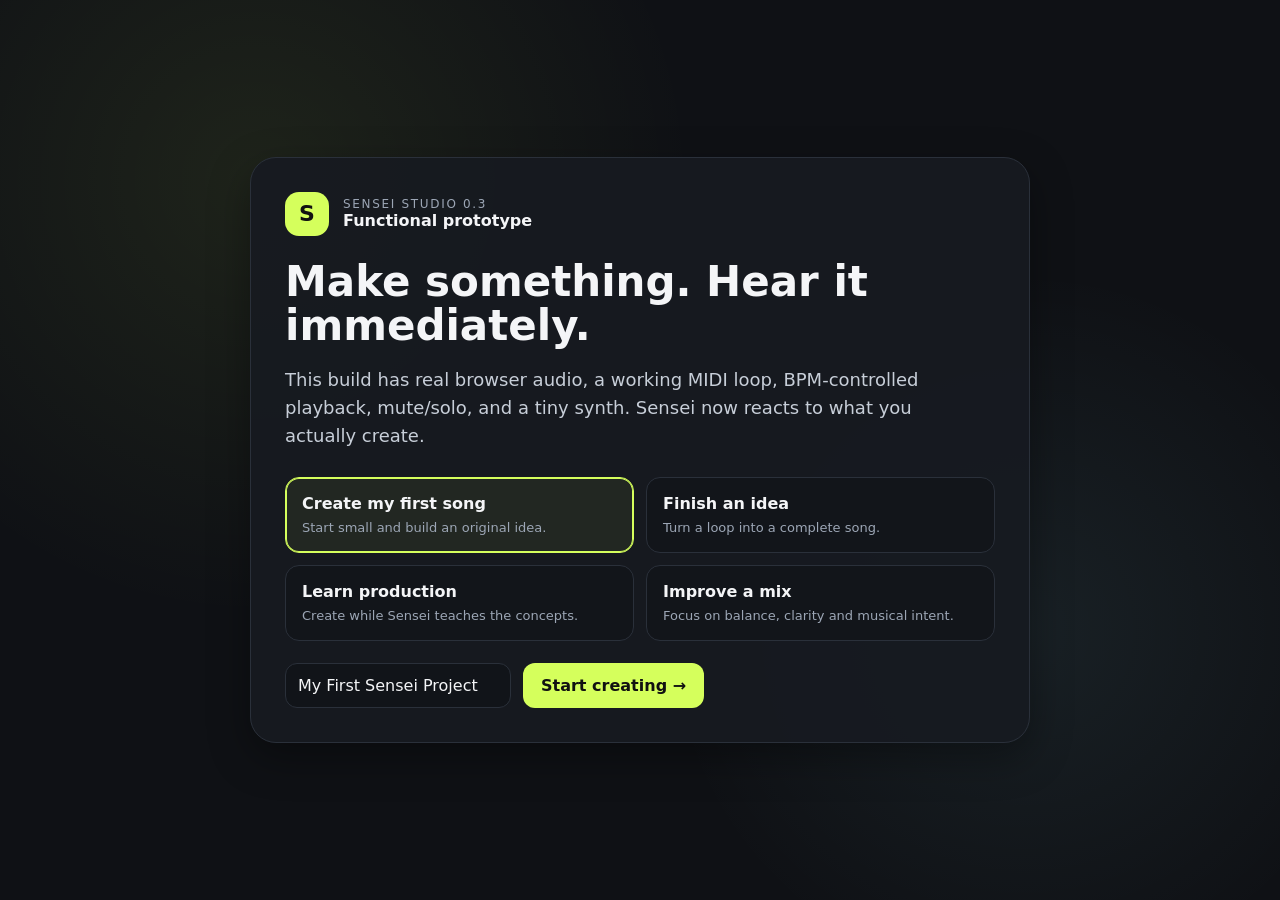
<file: index.html>
<!DOCTYPE html>
<html lang="en">
<head>
<meta charset="UTF-8" />
<meta name="viewport" content="width=device-width, initial-scale=1.0" />
<title>Sensei Studio 0.3</title>
<!--
  GitHub Pages entry (repo root).
  Keeps the browser UX reference in sensei-studio/prototype/ without
  duplicating app.js / styles.css. Asset paths are relative to this
  root page so they resolve under https://<user>.github.io/sensei-studio/.
-->
<link rel="stylesheet" href="sensei-studio/prototype/styles.css" />
</head>
<body>
<div id="app"></div>
<script src="sensei-studio/prototype/app.js"></script>
</body>
</html>
</file>
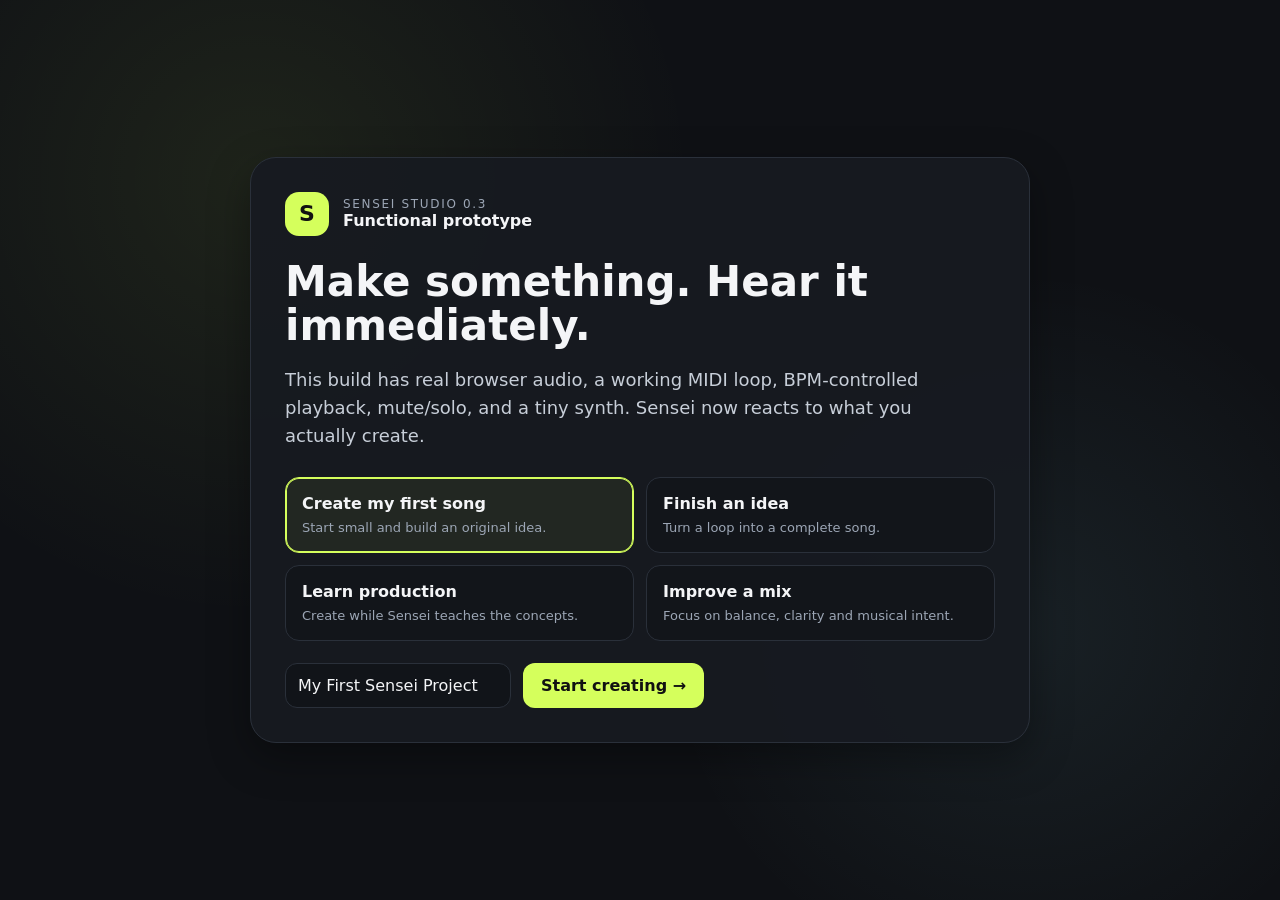
<file: sensei-studio/prototype/index.html>
<!DOCTYPE html>
<html lang="en">
<head>
<meta charset="UTF-8" />
<meta name="viewport" content="width=device-width, initial-scale=1.0" />
<title>Sensei Studio 0.3</title>
<link rel="stylesheet" href="styles.css" />
</head>
<body>
<div id="app"></div>
<script src="app.js"></script>
</body>
</html>
</file>
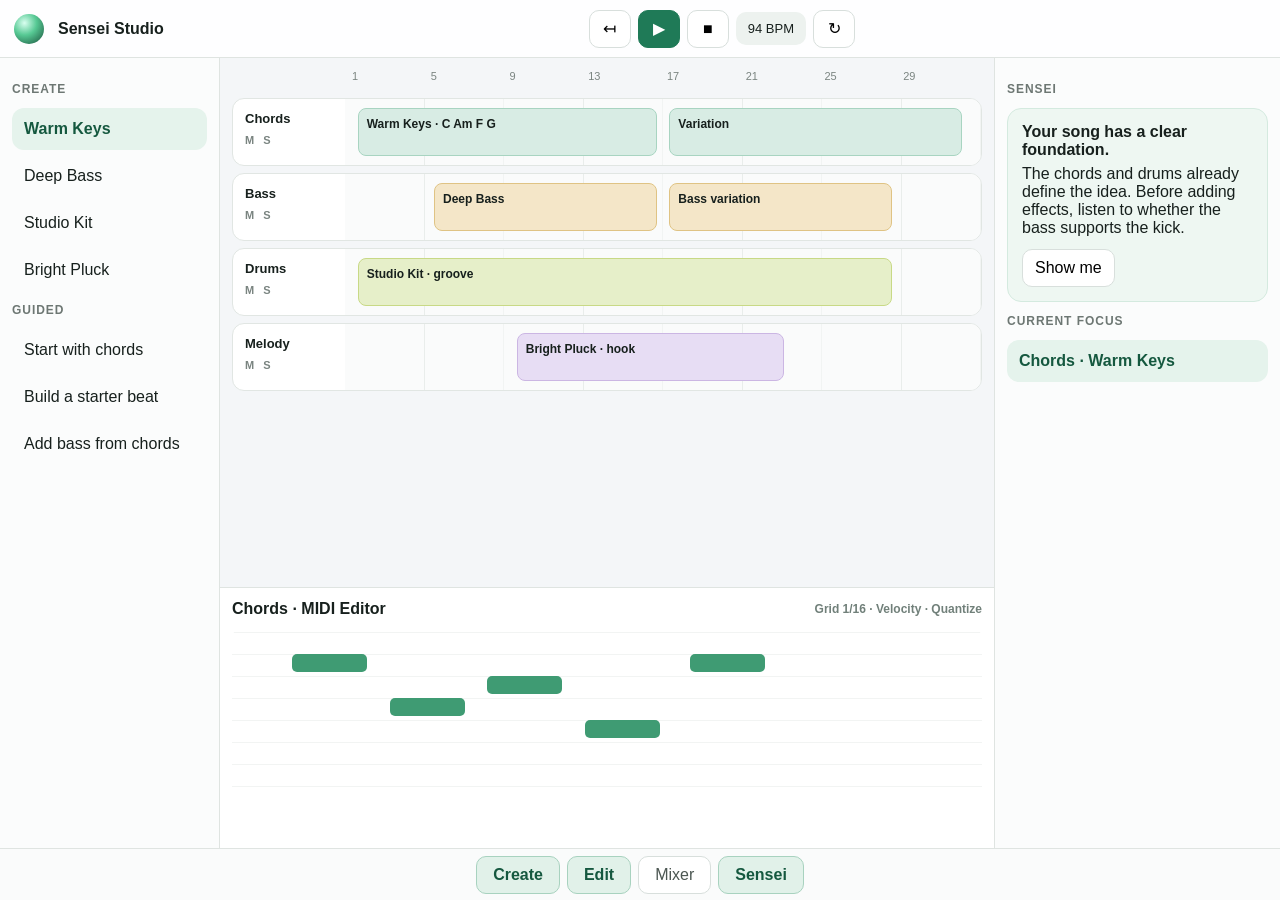
<file: f2-preview.html>
<!doctype html><html><head><meta charset="utf-8"><meta name="viewport" content="width=device-width,initial-scale=1,viewport-fit=cover"><title>Sensei Studio F.2 Preview</title><style>*{box-sizing:border-box}body{margin:0;font-family:-apple-system,BlinkMacSystemFont,"Segoe UI",sans-serif;background:#f4f6f8;color:#17201d;overflow:hidden}button{font:inherit}.app{height:100dvh;display:grid;grid-template-rows:58px 1fr 52px;background:#f4f6f8}.top{display:flex;align-items:center;gap:14px;padding:8px 14px;border-bottom:1px solid #dfe4e1;background:rgba(255,255,255,.94)}.brand{font-weight:800;white-space:nowrap}.orb{width:30px;height:30px;border-radius:50%;background:radial-gradient(circle at 35% 30%,#d9fff0,#57c994 42%,#174f39)}.transport{display:flex;align-items:center;gap:7px;margin:auto}.transport button,.viewbar button,.mini{border:1px solid #d8dfdc;background:#fff;border-radius:10px;min-width:42px;height:38px}.play{background:#1f7a57!important;color:#fff!important;border-color:#1f7a57!important}.tempo{font-size:13px;background:#edf2ef;padding:9px 12px;border-radius:10px}.workspace{min-height:0;display:grid;grid-template-columns:220px 1fr 286px}.side,.sensei{background:#fbfcfc;padding:12px;border-right:1px solid #dfe4e1;overflow:auto}.sensei{border-right:0;border-left:1px solid #dfe4e1}.side h3,.sensei h3{font-size:12px;text-transform:uppercase;letter-spacing:.08em;color:#6d7773}.sound{padding:12px;border-radius:12px;margin:5px 0}.sound.active{background:#e5f3ec;color:#15583f;font-weight:700}.main{min-width:0;min-height:0;display:grid;grid-template-rows:1fr auto}.arrange{overflow:auto;padding:12px;background:#f4f6f8}.ruler{height:28px;margin-left:120px;display:flex;color:#7a8480;font-size:11px}.ruler span{width:12.5%}.track{display:grid;grid-template-columns:112px 1fr;min-height:68px;margin-bottom:7px;background:#fff;border:1px solid #e1e6e3;border-radius:12px;overflow:hidden}.trackname{padding:12px;font-weight:700;font-size:13px}.ms{font-size:11px;color:#7a8480;margin-top:8px}.lane{position:relative;background:repeating-linear-gradient(90deg,#fafbfb 0,#fafbfb calc(12.5% - 1px),#e9edeb 12.5%)}.clip{position:absolute;top:9px;bottom:9px;border-radius:8px;padding:8px;font-size:12px;font-weight:700;background:#d8ece4;border:1px solid #a8d4c1}.clip.bass{background:#f4e6c8;border-color:#dfc384}.clip.drum{background:#e6efc9;border-color:#c8d986}.clip.mel{background:#e7ddf4;border-color:#cbb6e3}.bottom{border-top:1px solid #dfe4e1;background:#fff;min-height:0}.panel{display:none;height:260px;padding:12px;overflow:auto}.panel.open{display:block}.panelhead{display:flex;justify-content:space-between;align-items:center;margin-bottom:10px;font-weight:750}.piano{height:180px;border-radius:10px;background:repeating-linear-gradient(0deg,#fff 0,#fff 21px,#e5e9e7 22px),repeating-linear-gradient(90deg,transparent 0,transparent 49px,#e6eae8 50px);position:relative;overflow:hidden}.note{position:absolute;height:18px;background:#3f9b73;border-radius:5px}.mixer{display:flex;gap:8px;height:205px;align-items:stretch}.channel{min-width:112px;flex:1;border:1px solid #e0e5e2;border-radius:12px;padding:9px;text-align:center;background:#fafbfb}.meter{height:68px;width:8px;margin:8px auto;background:linear-gradient(to top,#3b9c70 0 58%,#e7ece9 58%);border-radius:6px}.fader{writing-mode:vertical-lr;direction:rtl;height:74px}.coach{background:#eef7f2;border:1px solid #d4eadf;border-radius:14px;padding:14px}.coach b{display:block;margin-bottom:6px}.viewbar{display:flex;align-items:center;justify-content:center;gap:7px;padding:6px 10px;border-top:1px solid #dfe4e1;background:rgba(250,251,251,.96)}.viewbar button{padding:0 16px;color:#4c5752}.viewbar button.active{background:#e1f1e9;border-color:#a8d2bf;color:#15583f;font-weight:750}.hidden{display:none!important}@media(max-width:900px){.workspace{grid-template-columns:1fr}.side,.sensei{position:fixed;z-index:10;top:58px;bottom:52px;width:min(86vw,320px);box-shadow:0 12px 40px #0002}.side{left:0}.sensei{right:0}.brand span{display:none}.panel{height:42dvh}.track{grid-template-columns:92px 1fr}.ruler{margin-left:100px}}@media(max-width:560px){.top{padding:7px 8px}.tempo{display:none}.transport{margin-left:auto;margin-right:0}.workspace{font-size:12px}.arrange{padding:8px}.track{grid-template-columns:78px 1fr;min-height:62px}.trackname{padding:8px}.ruler{margin-left:82px}.viewbar{justify-content:space-around}.viewbar button{min-width:0;padding:0 10px;font-size:12px}.mixer{overflow-x:auto}.channel{min-width:100px}}</style></head><body><div class="app"><header class="top"><div class="orb"></div><div class="brand">Sensei <span>Studio</span></div><div class="transport"><button id="rew">↤</button><button class="play" id="play">▶</button><button id="stop">■</button><div class="tempo">94 BPM</div><button id="loop">↻</button></div></header><div class="workspace"><aside class="side" id="create"><h3>Create</h3><div class="sound active">Warm Keys</div><div class="sound">Deep Bass</div><div class="sound">Studio Kit</div><div class="sound">Bright Pluck</div><h3>Guided</h3><div class="sound">Start with chords</div><div class="sound">Build a starter beat</div><div class="sound">Add bass from chords</div></aside><main class="main"><section class="arrange"><div class="ruler"><span>1</span><span>5</span><span>9</span><span>13</span><span>17</span><span>21</span><span>25</span><span>29</span></div><div class="track"><div class="trackname">Chords<div class="ms">M&nbsp;&nbsp; S</div></div><div class="lane"><div class="clip" style="left:2%;width:47%">Warm Keys · C Am F G</div><div class="clip" style="left:51%;width:46%">Variation</div></div></div><div class="track"><div class="trackname">Bass<div class="ms">M&nbsp;&nbsp; S</div></div><div class="lane"><div class="clip bass" style="left:14%;width:35%">Deep Bass</div><div class="clip bass" style="left:51%;width:35%">Bass variation</div></div></div><div class="track"><div class="trackname">Drums<div class="ms">M&nbsp;&nbsp; S</div></div><div class="lane"><div class="clip drum" style="left:2%;width:84%">Studio Kit · groove</div></div></div><div class="track"><div class="trackname">Melody<div class="ms">M&nbsp;&nbsp; S</div></div><div class="lane"><div class="clip mel" style="left:27%;width:42%">Bright Pluck · hook</div></div></div></section><section class="bottom"><div class="panel open" id="edit"><div class="panelhead"><span>Chords · MIDI Editor</span><span style="font-size:12px;color:#71807a">Grid 1/16 · Velocity · Quantize</span></div><div class="piano"><i class="note" style="left:8%;top:26px;width:10%"></i><i class="note" style="left:21%;top:70px;width:10%"></i><i class="note" style="left:34%;top:48px;width:10%"></i><i class="note" style="left:47%;top:92px;width:10%"></i><i class="note" style="left:61%;top:26px;width:10%"></i></div></div><div class="panel" id="mixer"><div class="panelhead"><span>Mixer</span><span style="font-size:12px;color:#71807a">Balance first. Processing later.</span></div><div class="mixer" id="mix"></div></div></section></main><aside class="sensei" id="sensei"><h3>Sensei</h3><div class="coach"><b>Your song has a clear foundation.</b><div>The chords and drums already define the idea. Before adding effects, listen to whether the bass supports the kick.</div><button class="mini" style="margin-top:12px;padding:0 12px">Show me</button></div><h3>Current focus</h3><div class="sound active">Chords · Warm Keys</div></aside></div><nav class="viewbar"><button data-view="create" class="active">Create</button><button data-view="edit" class="active">Edit</button><button data-view="mixer">Mixer</button><button data-view="sensei" class="active">Sensei</button></nav></div><script>const qs=s=>document.querySelector(s);let playing=false;const tracks=['Chords','Bass','Drums','Melody','Master'];qs('#mix').innerHTML=tracks.map((n,i)=>`<div class="channel"><b>${n}</b><div class="meter"></div><input class="fader" type="range" min="0" max="100" value="${i===4?86:72+i*4}"><div><button class="mini">M</button> <button class="mini">S</button></div></div>`).join('');qs('#play').onclick=()=>{playing=!playing;qs('#play').textContent=playing?'Ⅱ':'▶'};qs('#stop').onclick=()=>{playing=false;qs('#play').textContent='▶'};document.querySelectorAll('[data-view]').forEach(b=>b.onclick=()=>{let v=b.dataset.view;if(v==='edit'||v==='mixer'){document.querySelectorAll('.bottom .panel').forEach(x=>x.classList.remove('open'));document.querySelectorAll('[data-view="edit"],[data-view="mixer"]').forEach(x=>x.classList.remove('active'));if(!b.classList.contains('was')){qs('#'+v).classList.add('open');b.classList.add('active')}return}let el=qs('#'+v);el.classList.toggle('hidden');b.classList.toggle('active',!el.classList.contains('hidden'))});document.querySelectorAll('.sound').forEach(x=>x.onclick=()=>{x.parentElement.querySelectorAll('.sound').forEach(y=>y.classList.remove('active'));x.classList.add('active')});</script></body></html>
</file>
<file: sensei-studio/prototype/styles.css>
:root{
  --bg:#0f1115;--panel:#171a20;--panel2:#1e222a;--line:#2a303a;--text:#f4f5f7;
  --muted:#9ca6b5;--accent:#d5ff5c;--accent2:#9cf0ff;--warn:#ffd166;--danger:#ff7676;
  --shadow:0 14px 40px rgba(0,0,0,.35);--radius:16px;
}
*{box-sizing:border-box} body{margin:0;background:var(--bg);color:var(--text);font-family:Inter,ui-sans-serif,system-ui,-apple-system,Segoe UI,Roboto,Arial,sans-serif;overflow:hidden}
button,input,select{font:inherit}button{cursor:pointer}.small{font-size:12px;color:var(--muted)}
.welcome{height:100vh;display:grid;place-items:center;background:radial-gradient(circle at 20% 20%,rgba(213,255,92,.08),transparent 35%),radial-gradient(circle at 80% 70%,rgba(156,240,255,.07),transparent 30%),#0f1115;padding:24px}
.welcome-card{width:min(780px,94vw);padding:34px;background:rgba(23,26,32,.94);border:1px solid var(--line);border-radius:26px;box-shadow:var(--shadow)}
.brand-row{display:flex;align-items:center;gap:14px;margin-bottom:24px}.logo,.mini-logo{display:grid;place-items:center;background:var(--accent);color:#111;font-weight:900}.logo{width:44px;height:44px;border-radius:14px;font-size:22px}.mini-logo{width:32px;height:32px;border-radius:10px}
.eyebrow{font-size:12px;letter-spacing:.14em;text-transform:uppercase;color:var(--muted)}h1{font-size:42px;line-height:1.05;margin:8px 0 10px}.lead{color:#c7ced8;max-width:650px;font-size:18px;line-height:1.55;margin-bottom:28px}
.goal-grid{display:grid;grid-template-columns:repeat(2,1fr);gap:12px;margin:16px 0 22px}.goal{background:#12151a;border:1px solid var(--line);border-radius:14px;padding:16px;text-align:left;color:var(--text)}.goal.selected{border-color:var(--accent);box-shadow:0 0 0 1px var(--accent) inset;background:rgba(213,255,92,.06)}.goal strong{display:block;margin-bottom:4px}.goal span{color:var(--muted);font-size:13px}
.row{display:flex;gap:12px;align-items:center;flex-wrap:wrap}.primary{border:0;background:var(--accent);color:#111;padding:13px 18px;border-radius:12px;font-weight:800}.field{background:#111419;border:1px solid var(--line);color:var(--text);padding:12px;border-radius:12px;min-width:180px}
.studio{height:100vh;display:grid;grid-template-rows:58px 1fr 58px}.topbar{display:grid;grid-template-columns:260px 1fr 340px;align-items:center;border-bottom:1px solid var(--line);background:#12151a;padding:0 12px;gap:12px}.top-left,.top-center,.top-right{display:flex;align-items:center;gap:9px}.top-center{justify-content:center}.top-right{justify-content:flex-end}.project-name{font-weight:700}
.mode-pill{display:flex;background:#0f1216;border:1px solid var(--line);padding:3px;border-radius:12px}.mode-pill button{border:0;background:transparent;color:var(--muted);padding:8px 10px;border-radius:9px;font-size:12px;font-weight:700}.mode-pill button.active{background:var(--panel2);color:var(--text)}.icon-btn{width:36px;height:36px;border-radius:10px;border:1px solid var(--line);background:#15181d;color:var(--text)}
.workspace{min-height:0;display:grid;grid-template-columns:230px minmax(0,1fr) 340px}.sidebar,.sensei-panel{background:var(--panel);min-height:0;overflow:auto}.sidebar{border-right:1px solid var(--line);padding:12px}.sensei-panel{border-left:1px solid var(--line);padding:14px}.panel-title{font-size:12px;letter-spacing:.12em;text-transform:uppercase;color:var(--muted);margin:6px 4px 10px}.add-track{width:100%;border:1px dashed #3d4654;background:#12151a;color:#d9dee6;border-radius:12px;padding:11px;margin-bottom:12px}
.track-item{display:grid;grid-template-columns:12px 1fr auto;align-items:center;gap:9px;padding:11px;border:1px solid transparent;border-radius:12px;margin-bottom:6px;color:#dfe4eb}.track-item:hover,.track-item.selected{background:#20242b;border-color:#313844}.dot{width:8px;height:8px;border-radius:50%;background:var(--accent2)}.track-actions{display:flex;gap:4px}.track-actions button{font-size:10px;border:0;background:#0e1115;color:var(--muted);width:25px;height:25px;border-radius:7px}.track-actions button.on{background:var(--accent);color:#111}
.instrument-card,.sensei-card{background:#11151a;border:1px solid var(--line);border-radius:16px;padding:14px;margin-bottom:12px}.instrument-card label{display:block;font-size:11px;color:var(--muted);margin:9px 0 4px}.instrument-card select,.instrument-card input[type=range]{width:100%}.instrument-card select{background:#0f1216;border:1px solid var(--line);color:var(--text);padding:8px;border-radius:9px}
.center{display:grid;grid-template-rows:minmax(0,1fr) 296px;background:#101318;min-width:0;min-height:0}.timeline{min-height:0;overflow:auto;position:relative}.ruler{height:34px;position:sticky;top:0;z-index:3;background:#12161c;border-bottom:1px solid var(--line);display:grid;grid-template-columns:repeat(16,80px);padding-left:10px}.ruler div{font-size:11px;color:#7f8997;border-left:1px solid #252b33;padding:9px 6px}.lanes{min-width:1280px}.lane{height:76px;border-bottom:1px solid #242a32;position:relative;background-image:linear-gradient(to right,#212731 1px,transparent 1px);background-size:80px 100%;padding:9px}.clip{height:56px;border-radius:10px;border:1px solid rgba(213,255,92,.45);background:linear-gradient(180deg,rgba(213,255,92,.18),rgba(213,255,92,.08));width:320px;padding:9px 11px;color:#eaf4c6;position:relative;overflow:hidden}.clip .clip-name{font-size:12px;font-weight:800}.mini-notes{display:flex;align-items:end;gap:4px;height:24px;margin-top:5px}.mini-notes i{display:block;width:10px;background:currentColor;opacity:.65;border-radius:3px 3px 1px 1px}.playhead{position:absolute;top:34px;bottom:0;width:2px;background:var(--accent);z-index:2;pointer-events:none;box-shadow:0 0 10px rgba(213,255,92,.65)}
.editor{border-top:1px solid var(--line);background:#11151a;display:grid;grid-template-rows:42px 1fr;min-height:0}.editor-tabs{display:flex;align-items:center;gap:6px;padding:5px 10px;border-bottom:1px solid #232a33}.tab{border:0;background:transparent;color:var(--muted);padding:8px 11px;border-radius:8px}.tab.active{background:#1e242c;color:var(--text)}.piano-wrap{display:grid;grid-template-columns:78px 1fr;min-height:0;overflow:hidden}.keys{border-right:1px solid var(--line);background:#0d1014;overflow:hidden}.key{height:22px;border-bottom:1px solid #272d35;padding:4px 7px;font-size:10px;color:#778190;cursor:pointer}.key.black{background:#171b21;color:#a7afba}.key:hover{color:var(--accent)}
.roll{position:relative;overflow:auto;background-image:linear-gradient(to right,#272d35 1px,transparent 1px),linear-gradient(to bottom,#222832 1px,transparent 1px);background-size:40px 100%,100% 22px;cursor:crosshair;min-width:1280px}.note{position:absolute;height:18px;background:var(--accent);border-radius:5px;color:#121;box-shadow:0 1px 0 rgba(255,255,255,.18) inset;border:1px solid rgba(0,0,0,.25)}.note:hover{filter:brightness(1.12)}.roll-hint{position:absolute;left:18px;top:16px;color:#66717f;font-size:12px;pointer-events:none}.piano-playhead{position:absolute;top:0;bottom:0;width:2px;background:var(--accent2);pointer-events:none;z-index:4}
.sensei-head{display:flex;align-items:center;justify-content:space-between;margin-bottom:14px}.sensei-badge{display:flex;align-items:center;gap:9px}.sensei-orb{width:38px;height:38px;border-radius:50%;background:radial-gradient(circle at 35% 30%,#f4ffca,var(--accent) 45%,#7ba922);box-shadow:0 0 24px rgba(213,255,92,.18)}.sensei-card.highlight{border-color:rgba(213,255,92,.45);background:linear-gradient(180deg,rgba(213,255,92,.06),#11151a)}.sensei-card h3{font-size:16px;margin:0 0 8px}.sensei-card p{color:#b7c0cc;font-size:13px;line-height:1.5;margin:0 0 13px}.choice-row{display:flex;gap:8px;flex-wrap:wrap}.choice{border:1px solid var(--line);background:#1a1f26;color:var(--text);padding:9px 10px;border-radius:10px;font-size:12px}.choice.good{border-color:rgba(213,255,92,.5)}.quick-stats{display:grid;grid-template-columns:1fr 1fr;gap:8px}.stat{background:#11151a;border:1px solid var(--line);border-radius:12px;padding:11px}.stat b{display:block;font-size:18px}.stat span{font-size:11px;color:var(--muted)}
.transport{display:grid;grid-template-columns:1fr auto 1fr;align-items:center;background:#12151a;border-top:1px solid var(--line);padding:0 14px}.transport-center{display:flex;align-items:center;gap:10px}.play{width:42px;height:42px;border-radius:50%;border:0;background:var(--accent);color:#111;font-weight:900}.tempo{display:flex;gap:6px;align-items:center;color:var(--muted);font-size:12px}.tempo input{width:62px;background:#0f1216;border:1px solid var(--line);color:var(--text);padding:7px;border-radius:8px}.status{text-align:right;color:var(--muted);font-size:12px}
.toast{position:fixed;left:50%;bottom:76px;transform:translateX(-50%) translateY(20px);opacity:0;background:#edf9c3;color:#121;padding:10px 14px;border-radius:12px;font-weight:700;box-shadow:var(--shadow);transition:.25s;z-index:20}.toast.show{opacity:1;transform:translateX(-50%) translateY(0)}
@media(max-width:1050px){.workspace{grid-template-columns:200px 1fr}.sensei-panel{position:fixed;right:0;top:58px;bottom:58px;width:330px;z-index:10;box-shadow:-10px 0 30px rgba(0,0,0,.35)}.topbar{grid-template-columns:220px 1fr 180px}.top-right .small{display:none}}
</file>
